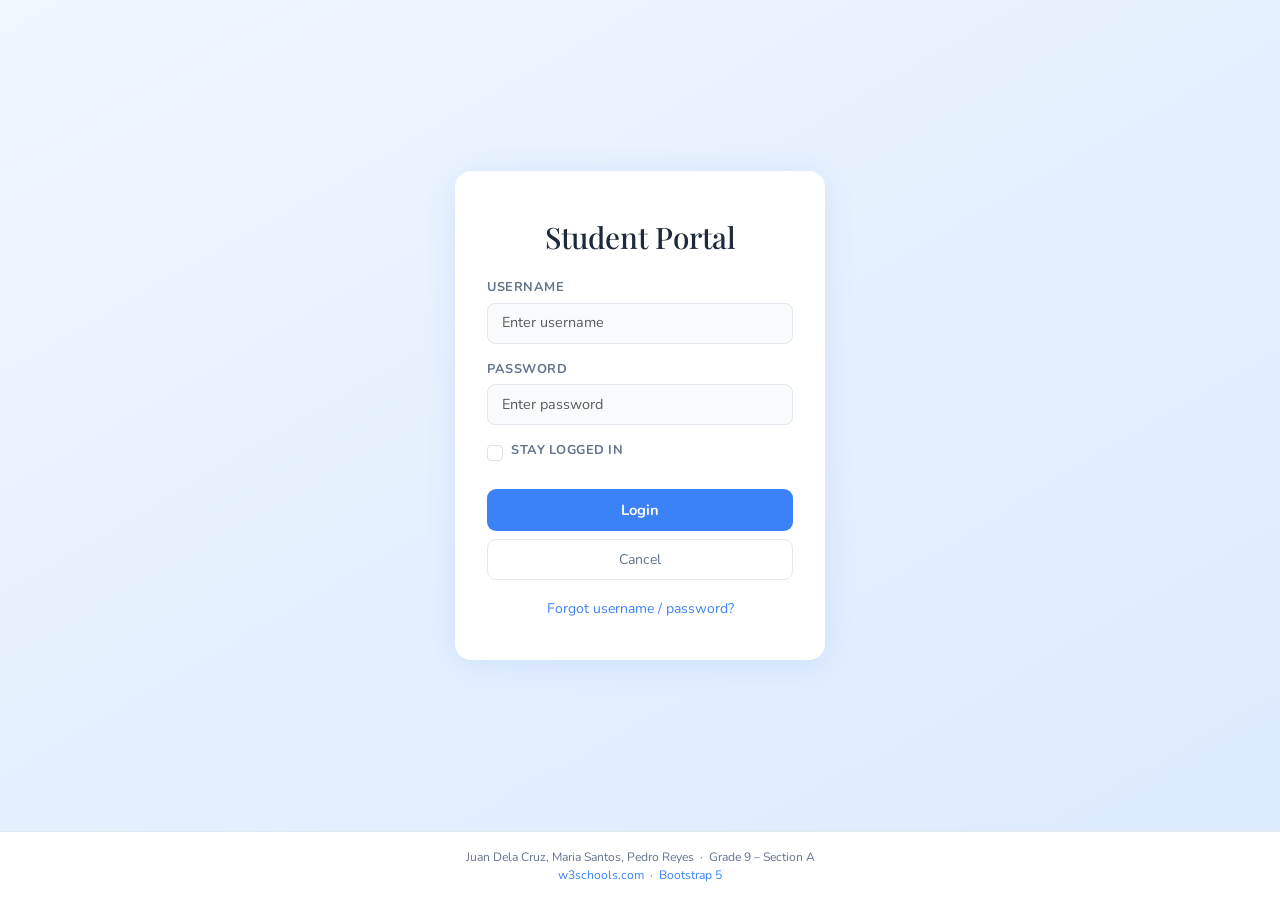
<file: index.html>
<!DOCTYPE html>
<html lang="en">
<head>
  <meta charset="UTF-8"/>
  <meta name="viewport" content="width=device-width, initial-scale=1.0"/>
  <title>Student Portal – Login</title>
  <link rel="stylesheet" href="https://cdn.jsdelivr.net/npm/bootstrap@5.3.3/dist/css/bootstrap.min.css"/>
  <link href="https://fonts.googleapis.com/css2?family=Nunito:wght@300;400;600;700&family=Playfair+Display:wght@600&display=swap" rel="stylesheet"/>
  <link rel="stylesheet" href="style.css"/>
</head>
<body class="login-page d-flex flex-column min-vh-100">

  <main class="flex-grow-1 d-flex align-items-center justify-content-center">
    <div class="login-card">
      <div class="text-center mb-4">
        <div class="login-icon"></div>
        <h1 class="login-title">Student Portal</h1>
      </div>

      <form id="loginForm" novalidate>
        <div class="mb-3">
          <label for="username" class="field-label">Username</label>
          <input type="text" id="username" class="portal-input form-control" placeholder="Enter username" required/>
        </div>
        <div class="mb-3">
          <label for="password" class="field-label">Password</label>
          <input type="password" id="password" class="portal-input form-control" placeholder="Enter password" required/>
        </div>
        <div class="form-check mb-4">
          <input class="form-check-input" type="checkbox" id="stayIn"/>
          <label class="form-check-label field-label" for="stayIn">Stay logged in</label>
        </div>
        <div id="errorMsg" class="alert alert-danger d-none py-2 small mb-3">
          Incorrect username or password.
        </div>
        <button type="submit" class="btn-portal w-100 mb-2">Login</button>
        <button type="button" class="btn-cancel w-100" onclick="document.getElementById('loginForm').reset()">Cancel</button>
      </form>

      <div class="text-center mt-3">
        <a href="#" class="link-soft small">Forgot username / password?</a>
      </div>
    </div>
  </main>

  <footer class="portal-footer text-center py-3">
    <p class="mb-0">Juan Dela Cruz, Maria Santos, Pedro Reyes &nbsp;·&nbsp; Grade 9 – Section A</p>
    <p class="mb-0">
      <a href="https://www.w3schools.com" target="_blank">w3schools.com</a> &nbsp;·&nbsp;
      <a href="https://getbootstrap.com" target="_blank">Bootstrap 5</a>
    </p>
  </footer>

  <script src="https://cdn.jsdelivr.net/npm/bootstrap@5.3.3/dist/js/bootstrap.bundle.min.js"></script>
  <script src="proj.js"></script>
  <script>
    var users = [
      { username: 'bseanayag',  password: 'usa717'       },
      { username: 'kenjii',     password: 'lando'        },
      { username: 'xander_all', password: 'ieatsausages' },
      { username: 'gabbm',      password: 'ubggod'       },
      { username: 'ventlo',     password: '123456'       }
    ];

    document.getElementById('loginForm').addEventListener('submit', function(e) {
      e.preventDefault();
      var u = document.getElementById('username').value.trim();
      var p = document.getElementById('password').value.trim();
      var match = users.find(function(user) {
        return user.username === u && user.password === p;
      });
      if (match) {
        window.location.href = 'dashboard.html';
      } else {
        document.getElementById('errorMsg').classList.remove('d-none');
      }
    });
  </script>
</body>
</html>
</file>
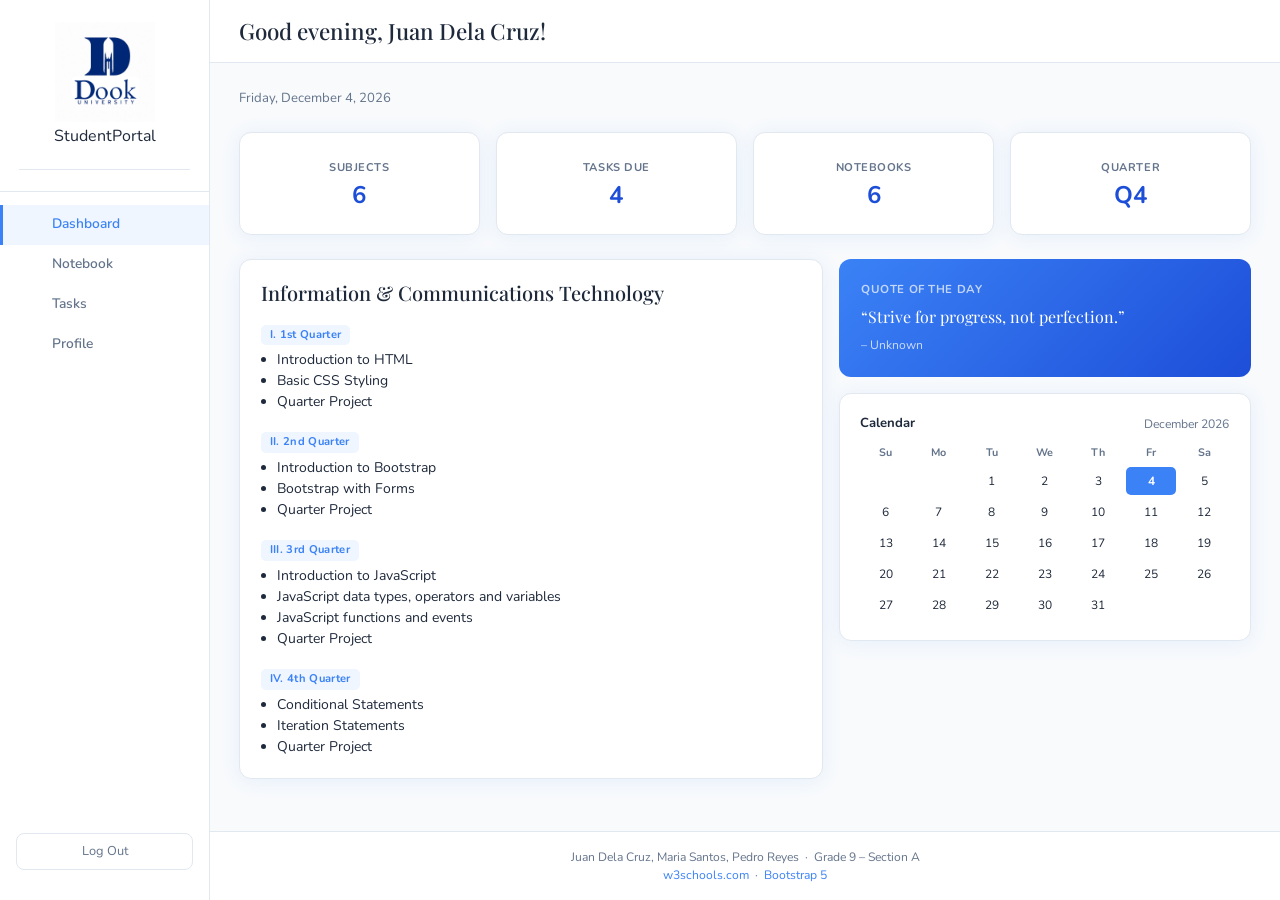
<file: dashboard.html>
<!DOCTYPE html>
<html lang="en">
<head>
  <meta charset="UTF-8"/>
  <meta name="viewport" content="width=device-width, initial-scale=1.0"/>
  <title>Dashboard – Student Portal</title>
  <link rel="stylesheet" href="https://cdn.jsdelivr.net/npm/bootstrap@5.3.3/dist/css/bootstrap.min.css"/>
  <link href="https://fonts.googleapis.com/css2?family=Nunito:wght@300;400;600;700&family=Playfair+Display:wght@600&display=swap" rel="stylesheet"/>
  <link rel="stylesheet" href="style.css"/>
</head>
<body>
<div class="portal-wrapper">

  <nav class="sidebar">
    <div class="sidebar-brand">
      <div class="brand-icon"></div>
      <div class="sidebar-brand">
  <img src="Dook.png" alt="Dook University" class="brand-logo">
  <span class="brand-name">StudentPortal</span>
</div>
    </div>
    <ul class="sidebar-nav">
      <li><a href="dashboard.html" class="nav-link-s active"><span class="nav-icon"></span><span>Dashboard</span></a></li>
      <li><a href="notebooks.html" class="nav-link-s"><span class="nav-icon"></span><span>Notebook</span></a></li>
      <li><a href="tasks.html" class="nav-link-s"><span class="nav-icon"></span><span>Tasks</span></a></li>
      <li><a href="profile.html" class="nav-link-s"><span class="nav-icon"></span><span>Profile</span></a></li>
    </ul>
    <button class="btn-logout" onclick="logout()">Log Out</button>
  </nav>

  <div class="main-area">
    <div class="page-top">
      <h2 id="greeting-msg"></h2>
    </div>

    <div class="content">
      <p class="mb-4" style="font-size:0.82rem;color:var(--muted)" id="today-str"></p>

      <div class="row g-3 mb-4">
        <div class="col-6 col-md-3">
          <div class="card-s text-center">
            <div class="stat-icon"></div>
            <div class="stat-label">Subjects</div>
            <div class="stat-val">6</div>
          </div>
        </div>
        <div class="col-6 col-md-3">
          <div class="card-s text-center">
            <div class="stat-icon"></div>
            <div class="stat-label">Tasks Due</div>
            <div class="stat-val">4</div>
          </div>
        </div>
        <div class="col-6 col-md-3">
          <div class="card-s text-center">
            <div class="stat-icon"></div>
            <div class="stat-label">Notebooks</div>
            <div class="stat-val">6</div>
          </div>
        </div>
        <div class="col-6 col-md-3">
          <div class="card-s text-center">
            <div class="stat-icon"></div>
            <div class="stat-label">Quarter</div>
            <div class="stat-val">Q4</div>
          </div>
        </div>
      </div>

      <div class="row g-3">
        <div class="col-md-7">
          <div class="card-s h-100">
            <h5 style="font-family:'Playfair Display',serif;margin-bottom:1rem">Information & Communications Technology</h5>

            <div class="mb-1"><span class="tag-blue">I. 1st Quarter</span></div>
            <ul class="small mb-3 ps-3" style="color:var(--text)">
              <li>Introduction to HTML</li>
              <li>Basic CSS Styling</li>
              <li>Quarter Project</li>
            </ul>

            <div class="mb-1"><span class="tag-blue">II. 2nd Quarter</span></div>
            <ul class="small mb-3 ps-3" style="color:var(--text)">
              <li>Introduction to Bootstrap</li>
              <li>Bootstrap with Forms</li>
              <li>Quarter Project</li>
            </ul>

            <div class="mb-1"><span class="tag-blue">III. 3rd Quarter</span></div>
            <ul class="small mb-3 ps-3" style="color:var(--text)">
              <li>Introduction to JavaScript</li>
              <li>JavaScript data types, operators and variables</li>
              <li>JavaScript functions and events</li>
              <li>Quarter Project</li>
            </ul>

            <div class="mb-1"><span class="tag-blue">IV. 4th Quarter</span></div>
            <ul class="small mb-0 ps-3" style="color:var(--text)">
              <li>Conditional Statements</li>
              <li>Iteration Statements</li>
              <li>Quarter Project</li>
            </ul>
          </div>
        </div>

        <div class="col-md-5 d-flex flex-column gap-3">
          <div class="quote-card">
            <div style="font-size:0.72rem;opacity:0.7;margin-bottom:6px;font-weight:700;letter-spacing:0.05em">QUOTE OF THE DAY</div>
            <div class="quote-body" id="quote-text"></div>
            <div class="quote-by" id="quote-author"></div>
          </div>

          <div class="card-s">
            <div class="d-flex justify-content-between align-items-center mb-2">
              <span style="font-size:0.82rem;font-weight:700">Calendar</span>
              <span id="cal-label" style="font-size:0.76rem;color:var(--muted)"></span>
            </div>
            <div id="cal-wrap"></div>
          </div>
        </div>
      </div>
    </div>

    <footer class="portal-footer text-center py-3">
      <p class="mb-0">Juan Dela Cruz, Maria Santos, Pedro Reyes &nbsp;·&nbsp; Grade 9 – Section A</p>
      <p class="mb-0">
        <a href="https://www.w3schools.com" target="_blank">w3schools.com</a> &nbsp;·&nbsp;
        <a href="https://getbootstrap.com" target="_blank">Bootstrap 5</a>
      </p>
    </footer>
  </div>
</div>

<script src="https://cdn.jsdelivr.net/npm/bootstrap@5.3.3/dist/js/bootstrap.bundle.min.js"></script>
<script src="proj.js"></script>
<script>
  showGreeting('greeting-msg');
  document.getElementById('today-str').innerHTML = getTodayString();
  showQuote('quote-text', 'quote-author');
  buildCalendar('cal-wrap');
</script>
</body>
</html>
</file>
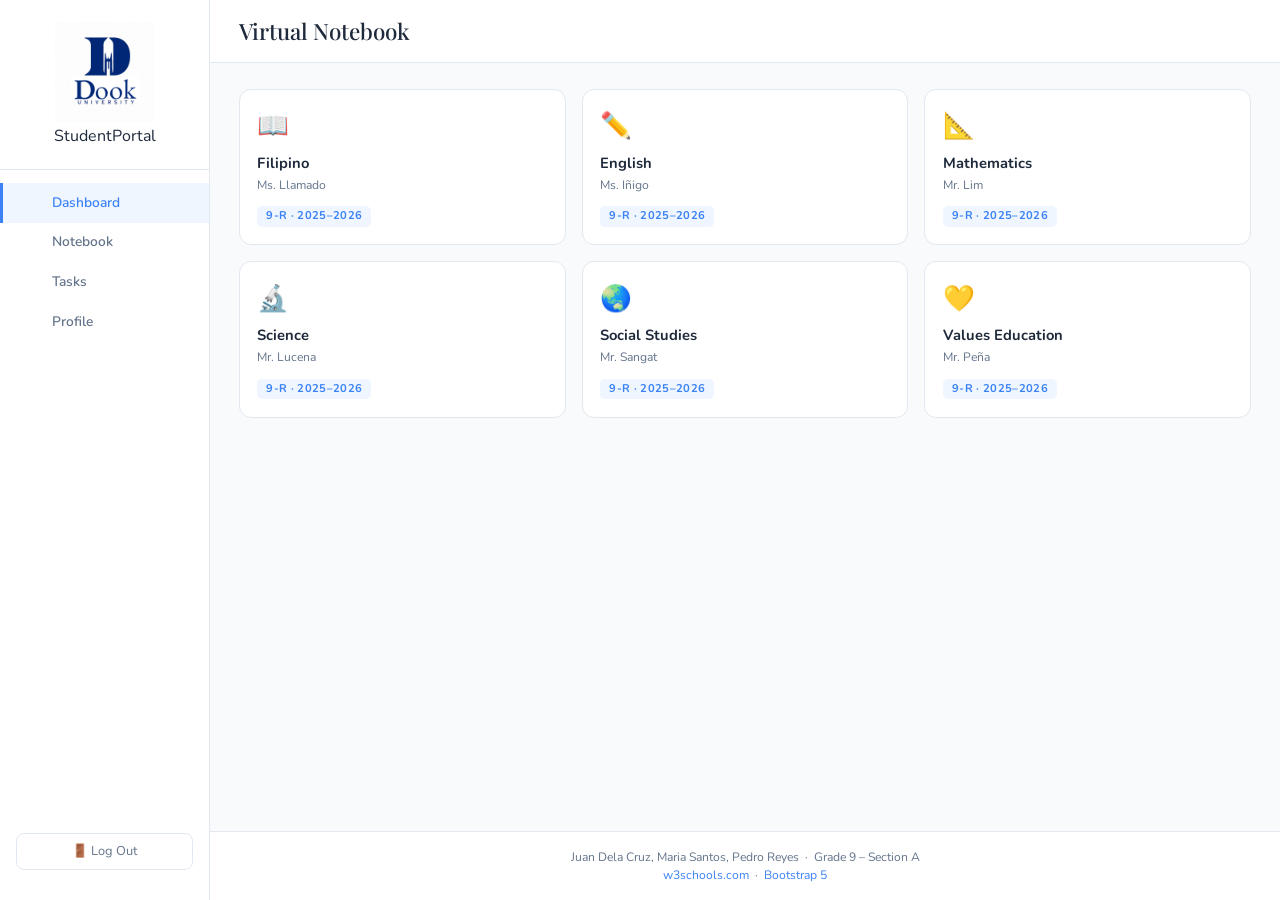
<file: notebooks.html>
<!DOCTYPE html>
<html lang="en">
<head>
  <meta charset="UTF-8"/>
  <meta name="viewport" content="width=device-width, initial-scale=1.0"/>
  <title>Notebook – Student Portal</title>
  <link rel="stylesheet" href="https://cdn.jsdelivr.net/npm/bootstrap@5.3.3/dist/css/bootstrap.min.css"/>
  <link href="https://fonts.googleapis.com/css2?family=Nunito:wght@300;400;600;700&family=Playfair+Display:wght@600&display=swap" rel="stylesheet"/>
  <link rel="stylesheet" href="style.css"/>
</head>
<body>
<div class="portal-wrapper">

  <nav class="sidebar">
    <div class="sidebar-brand">
  <img src="Dook.png" alt="Dook University" class="brand-logo">
  <span class="brand-name">StudentPortal</span>
</div>
    <ul class="sidebar-nav">
      <li><a href="dashboard.html" class="nav-link-s active"><span class="nav-icon"></span><span>Dashboard</span></a></li>
      <li><a href="notebooks.html" class="nav-link-s"><span class="nav-icon"></span><span>Notebook</span></a></li>
      <li><a href="tasks.html" class="nav-link-s"><span class="nav-icon"></span><span>Tasks</span></a></li>
      <li><a href="profile.html" class="nav-link-s"><span class="nav-icon"></span><span>Profile</span></a></li>
    </ul>
    <button class="btn-logout" onclick="logout()">🚪 Log Out</button>
  </nav>

  <div class="main-area">
    <div class="page-top">
      <h2>Virtual Notebook</h2>
    </div>

    <div class="content">
      <div class="row g-3" id="nb-grid"></div>

      <div id="note-panel" class="card-s mt-4 d-none">
        <div class="d-flex justify-content-between align-items-center mb-3">
          <h6 id="note-title" style="font-family:'Playfair Display',serif;margin:0;font-size:1.05rem"></h6>
          <button class="btn btn-sm btn-outline-secondary" onclick="closeNote()">✕</button>
        </div>
        <div id="note-body" style="font-size:0.88rem;line-height:1.85;color:var(--text)"></div>
      </div>
    </div>

    <footer class="portal-footer text-center py-3">
      <p class="mb-0">Juan Dela Cruz, Maria Santos, Pedro Reyes &nbsp;·&nbsp; Grade 9 – Section A</p>
      <p class="mb-0">
        <a href="https://www.w3schools.com" target="_blank">w3schools.com</a> &nbsp;·&nbsp;
        <a href="https://getbootstrap.com" target="_blank">Bootstrap 5</a>
      </p>
    </footer>
  </div>
</div>

<script src="https://cdn.jsdelivr.net/npm/bootstrap@5.3.3/dist/js/bootstrap.bundle.min.js"></script>
<script src="proj.js"></script>
<script>
  var subjects = [
    {
      name: "Filipino", icon: "📖", teacher: "Ms. Llamado",
      notes: "<b>Topic: Pagsulat ng Sanaysay</b><br><br>Ang sanaysay ay isang uri ng panitikang nagpapahayag ng mga personal na kuro-kuro tungkol sa isang paksa. Ito ay maaaring pormal o di-pormal, malikhaing isinulat upang magbigay ng kaalaman at damdamin.<br><br><b>Halimbawa:</b><br>Ang pamilya ay ang pundasyon ng isang malusog na lipunan. Dapat nating pahalagahan ang bawat miyembro ng ating tahanan."
    },
    {
      name: "English", icon: "✏️", teacher: "Ms. Iñigo",
      notes: "<b>Topic: Persuasive Writing</b><br><br>Persuasive writing aims to convince the reader of a particular viewpoint using logic, evidence, and emotional appeal.<br><br><b>Key Elements:</b><br>1. Clear thesis statement<br>2. Supporting evidence<br>3. Counterarguments addressed<br>4. Strong conclusion"
    },
    {
      name: "Mathematics", icon: "📐", teacher: "Mr. Lim",
      notes: "<b>Topic: Quadratic Equations</b><br><br>A quadratic equation is of the form: <b>ax² + bx + c = 0</b><br><br><b>Methods to Solve:</b><br>1. Factoring<br>2. Completing the Square<br>3. Quadratic Formula: x = (−b ± √(b²−4ac)) / 2a"
    },
    {
      name: "Science", icon: "🔬", teacher: "Mr. Lucena",
      notes: "<b>Topic: Cell Division – Mitosis</b><br><br>Mitosis is the process by which a cell duplicates its chromosomes and divides into two identical daughter cells.<br><br><b>Stages:</b><br>Prophase → Metaphase → Anaphase → Telophase → Cytokinesis"
    },
    {
      name: "Social Studies", icon: "🌏", teacher: "Mr. Sangat",
      notes: "<b>Topic: Philippine Revolution</b><br><br>The Philippine Revolution of 1896 was an armed conflict between the Filipino people and Spanish colonial authorities.<br><br><b>Key Figures:</b> Andrés Bonifacio, Emilio Aguinaldo, José Rizal"
    },
    {
      name: "Values Education", icon: "💛", teacher: "Mr. Peña",
      notes: "<b>Topic: Respect and Responsibility</b><br><br>Respect means treating others the way you wish to be treated. Responsibility means being accountable for your actions and fulfilling your duties with integrity."
    }
  ];

  var grid = document.getElementById('nb-grid');
  var html = '';
  for (var i = 0; i < subjects.length; i++) {
    var s = subjects[i];
    html += '<div class="col-6 col-md-4">';
    html += '<div class="nb-card" onclick="openNote(' + i + ')">';
    html += '<div style="font-size:1.6rem;margin-bottom:6px">' + s.icon + '</div>';
    html += '<div class="nb-subject">' + s.name + '</div>';
    html += '<div class="nb-teacher">' + s.teacher + '</div>';
    html += '<div class="mt-2"><span class="tag-blue">9-R · 2025–2026</span></div>';
    html += '</div></div>';
  }
  grid.innerHTML = html;

  function openNote(i) {
    var s = subjects[i];
    document.getElementById('note-title').innerHTML = s.icon + ' ' + s.name;
    document.getElementById('note-body').innerHTML = s.notes;
    var panel = document.getElementById('note-panel');
    panel.classList.remove('d-none');
    panel.scrollIntoView({ behavior: 'smooth' });
  }

  function closeNote() {
    document.getElementById('note-panel').classList.add('d-none');
  }
</script>
</body>
</html>
</file>
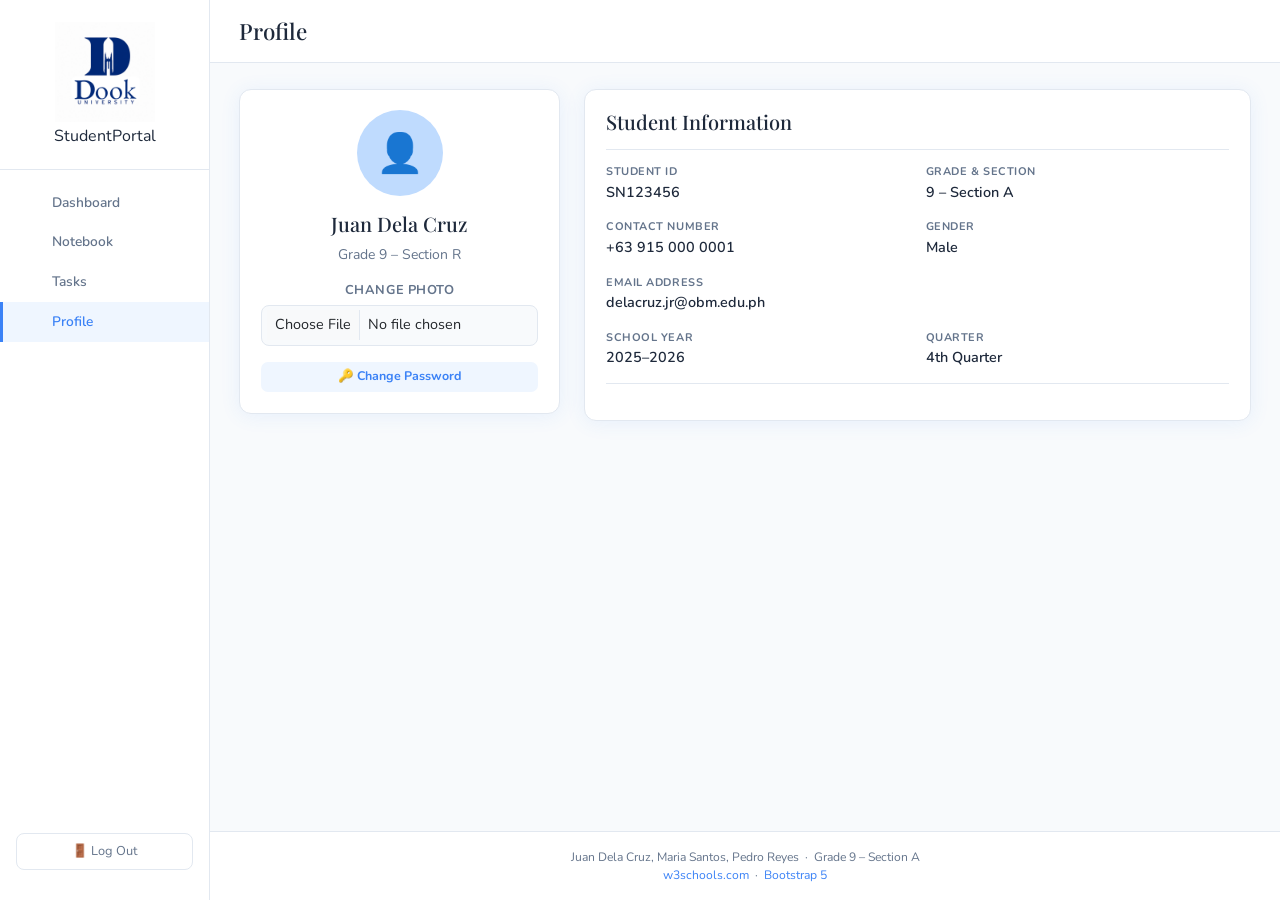
<file: profile.html>
<!DOCTYPE html>
<html lang="en">
<head>
  <meta charset="UTF-8"/>
  <meta name="viewport" content="width=device-width, initial-scale=1.0"/>
  <title>Profile – Student Portal</title>
  <link rel="stylesheet" href="https://cdn.jsdelivr.net/npm/bootstrap@5.3.3/dist/css/bootstrap.min.css"/>
  <link href="https://fonts.googleapis.com/css2?family=Nunito:wght@300;400;600;700&family=Playfair+Display:wght@600&display=swap" rel="stylesheet"/>
  <link rel="stylesheet" href="style.css"/>
</head>
<body>
<div class="portal-wrapper">

  <nav class="sidebar">
    <div class="sidebar-brand">
  <img src="Dook.png" alt="Dook University" class="brand-logo">
  <span class="brand-name">StudentPortal</span>
</div>
    <ul class="sidebar-nav">
      <li><a href="dashboard.html" class="nav-link-s"><span class="nav-icon"></span><span>Dashboard</span></a></li>
      <li><a href="notebooks.html" class="nav-link-s"><span class="nav-icon"></span><span>Notebook</span></a></li>
      <li><a href="tasks.html" class="nav-link-s"><span class="nav-icon"></span><span>Tasks</span></a></li>
      <li><a href="profile.html" class="nav-link-s active"><span class="nav-icon"></span><span>Profile</span></a></li>
    </ul>
    <button class="btn-logout" onclick="logout()">🚪 Log Out</button>
  </nav>

  <div class="main-area">
    <div class="page-top">
      <h2>Profile</h2>
    </div>

    <div class="content">
      <div class="row g-4">

        <div class="col-md-4">
          <div class="card-s text-center">
            <div class="avatar-wrap mx-auto mb-3" id="avatar-box">👤</div>
            <h5 style="font-family:'Playfair Display',serif">Juan Dela Cruz</h5>
            <p class="small mb-3" style="color:var(--muted)">Grade 9 – Section R</p>
            <div class="mb-3">
              <label for="avatarFile" class="field-label mb-1 d-block">Change Photo</label>
              <input class="form-control form-control-sm portal-input" type="file" id="avatarFile" accept="image/*" onchange="previewAvatar(event)"/>
            </div>
            <button class="btn-action w-100" onclick="togglePwForm()">🔑 Change Password</button>
          </div>
        </div>

        <div class="col-md-8">
          <div class="card-s">
            <h5 style="font-family:'Playfair Display',serif;margin-bottom:0.9rem">Student Information</h5>
            <div class="divider"></div>
            <div class="row g-3">
              <div class="col-6">
                <div class="info-label">Student ID</div>
                <div class="info-val">SN123456</div>
              </div>
              <div class="col-6">
                <div class="info-label">Grade & Section</div>
                <div class="info-val">9 – Section A</div>
              </div>
              <div class="col-6">
                <div class="info-label">Contact Number</div>
                <div class="info-val">+63 915 000 0001</div>
              </div>
              <div class="col-6">
                <div class="info-label">Gender</div>
                <div class="info-val">Male</div>
              </div>
              <div class="col-12">
                <div class="info-label">Email Address</div>
                <div class="info-val">delacruz.jr@obm.edu.ph</div>
              </div>
              <div class="col-6">
                <div class="info-label">School Year</div>
                <div class="info-val">2025–2026</div>
              </div>
              <div class="col-6">
                <div class="info-label">Quarter</div>
                <div class="info-val">4th Quarter</div>
              </div>
            </div>

            <div class="divider"></div>

            <div id="pw-form" class="d-none">
              <h6 style="font-weight:700;margin-bottom:0.8rem">Change Password</h6>
              <div class="mb-2">
                <label class="field-label">Current Password</label>
                <input type="password" id="curPw" class="portal-input form-control" placeholder="Current password"/>
              </div>
              <div class="mb-2">
                <label class="field-label">New Password</label>
                <input type="password" id="newPw" class="portal-input form-control" placeholder="New password"/>
              </div>
              <div class="mb-3">
                <label class="field-label">Confirm Password</label>
                <input type="password" id="confPw" class="portal-input form-control" placeholder="Confirm new password"/>
              </div>
              <div id="pw-msg" class="small mb-2"></div>
              <div class="d-flex gap-2">
                <button class="btn-action" onclick="changePassword()">Save</button>
                <button class="btn btn-sm btn-outline-secondary" onclick="togglePwForm()">Cancel</button>
              </div>
            </div>
          </div>
        </div>

      </div>
    </div>

    <footer class="portal-footer text-center py-3">
      <p class="mb-0">Juan Dela Cruz, Maria Santos, Pedro Reyes &nbsp;·&nbsp; Grade 9 – Section A</p>
      <p class="mb-0">
        <a href="https://www.w3schools.com" target="_blank">w3schools.com</a> &nbsp;·&nbsp;
        <a href="https://getbootstrap.com" target="_blank">Bootstrap 5</a>
      </p>
    </footer>
  </div>
</div>

<script src="https://cdn.jsdelivr.net/npm/bootstrap@5.3.3/dist/js/bootstrap.bundle.min.js"></script>
<script src="proj.js"></script>
<script>
  function previewAvatar(event) {
    var file = event.target.files[0];
    if (file) {
      var reader = new FileReader();
      reader.onload = function(e) {
        document.getElementById('avatar-box').innerHTML =
          '<img src="' + e.target.result + '" style="width:100%;height:100%;object-fit:cover;border-radius:50%"/>';
      };
      reader.readAsDataURL(file);
    }
  }

  function togglePwForm() {
    var form = document.getElementById('pw-form');
    form.classList.toggle('d-none');
    document.getElementById('pw-msg').innerHTML = '';
  }

  function changePassword() {
    var cur = document.getElementById('curPw').value;
    var nw = document.getElementById('newPw').value;
    var conf = document.getElementById('confPw').value;
    var msg = document.getElementById('pw-msg');

    if (cur !== currentPassword) {
      msg.innerHTML = "<span style='color:#ef4444'>Incorrect current password.</span>";
    } else if (nw.length < 6) {
      msg.innerHTML = "<span style='color:#ef4444'>Password must be at least 6 characters.</span>";
    } else if (nw !== conf) {
      msg.innerHTML = "<span style='color:#ef4444'>Passwords do not match.</span>";
    } else {
      currentPassword = nw;
      msg.innerHTML = "<span style='color:#22c55e'>Password changed successfully!</span>";
      document.getElementById('curPw').value = '';
      document.getElementById('newPw').value = '';
      document.getElementById('confPw').value = '';
    }
  }
</script>
</body>
</html>
</file>
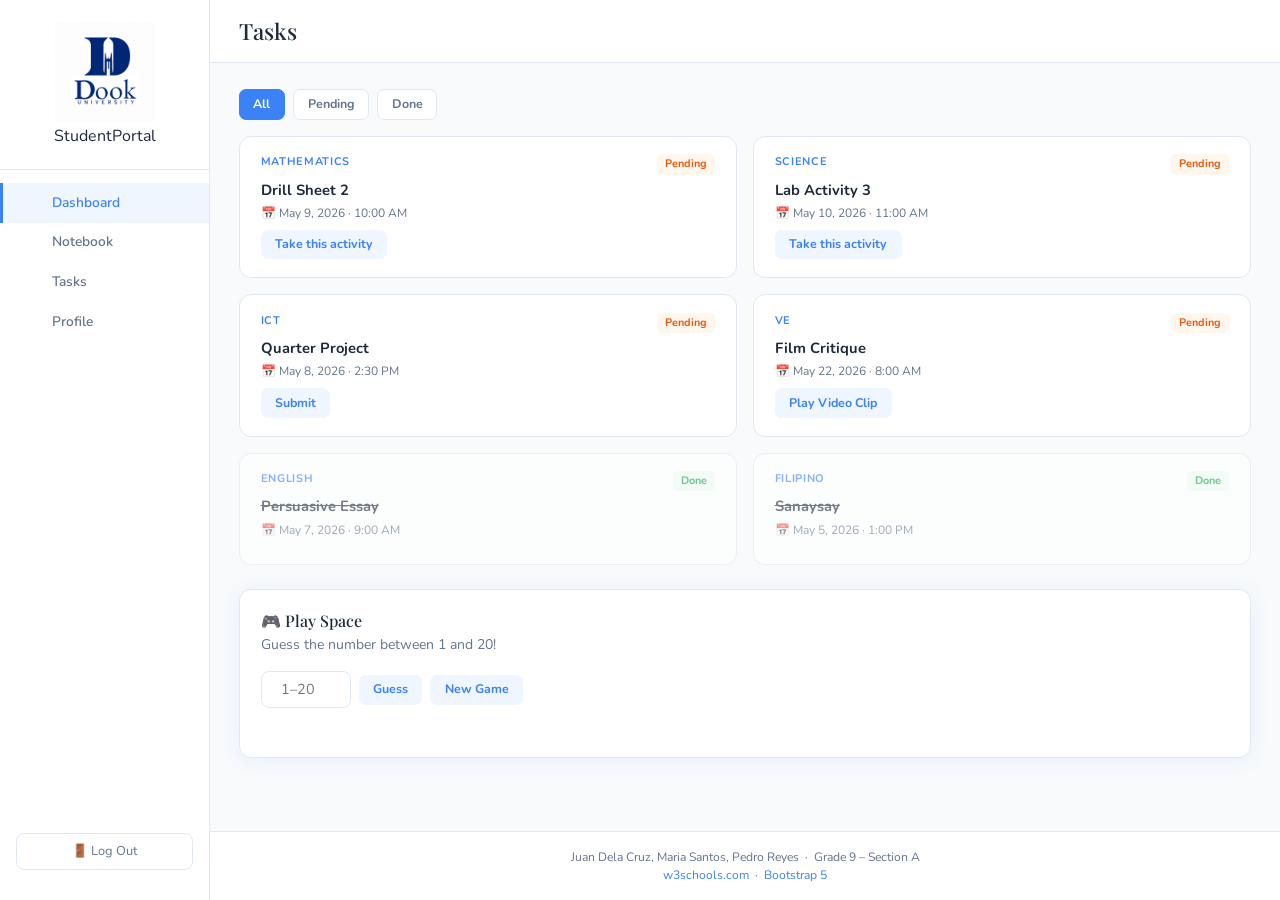
<file: tasks.html>
<!DOCTYPE html>
<html lang="en">
<head>
  <meta charset="UTF-8"/>
  <meta name="viewport" content="width=device-width, initial-scale=1.0"/>
  <title>Tasks – Student Portal</title>
  <link rel="stylesheet" href="https://cdn.jsdelivr.net/npm/bootstrap@5.3.3/dist/css/bootstrap.min.css"/>
  <link href="https://fonts.googleapis.com/css2?family=Nunito:wght@300;400;600;700&family=Playfair+Display:wght@600&display=swap" rel="stylesheet"/>
  <link rel="stylesheet" href="style.css"/>
</head>
<body>
<div class="portal-wrapper">

  <nav class="sidebar">
    <div class="sidebar-brand">
  <img src="Dook.png" alt="Dook University" class="brand-logo">
  <span class="brand-name">StudentPortal</span>
</div>
    <ul class="sidebar-nav">
      <li><a href="dashboard.html" class="nav-link-s active"><span class="nav-icon"></span><span>Dashboard</span></a></li>
      <li><a href="notebooks.html" class="nav-link-s"><span class="nav-icon"></span><span>Notebook</span></a></li>
      <li><a href="tasks.html" class="nav-link-s"><span class="nav-icon"></span><span>Tasks</span></a></li>
      <li><a href="profile.html" class="nav-link-s"><span class="nav-icon"></span><span>Profile</span></a></li>
    </ul>
    <button class="btn-logout" onclick="logout()">🚪 Log Out</button>
  </nav>

  <div class="main-area">
    <div class="page-top">
      <h2>Tasks</h2>
    </div>

    <div class="content">
      <div class="d-flex gap-2 mb-3 flex-wrap">
        <button class="filter-btn active" onclick="filterTasks('all', this)">All</button>
        <button class="filter-btn" onclick="filterTasks('pending', this)">Pending</button>
        <button class="filter-btn" onclick="filterTasks('done', this)">Done</button>
      </div>

      <div class="row g-3" id="task-grid"></div>

      <div class="card-s mt-4">
        <h6 style="font-family:'Playfair Display',serif;font-size:1rem;margin-bottom:4px">🎮 Play Space</h6>
        <p class="small mb-3" style="color:var(--muted)">Guess the number between 1 and 20!</p>
        <div class="d-flex align-items-center gap-2 flex-wrap">
          <input type="number" id="guessInput" class="game-input" placeholder="1–20" min="1" max="20"/>
          <button class="btn-action" onclick="checkGuess()">Guess</button>
          <button class="btn-action" onclick="resetGame()">New Game</button>
        </div>
        <div id="guess-feedback" class="mt-2" style="font-size:0.84rem;min-height:20px"></div>
      </div>
    </div>

    <footer class="portal-footer text-center py-3">
      <p class="mb-0">Juan Dela Cruz, Maria Santos, Pedro Reyes &nbsp;·&nbsp; Grade 9 – Section A</p>
      <p class="mb-0">
        <a href="https://www.w3schools.com" target="_blank">w3schools.com</a> &nbsp;·&nbsp;
        <a href="https://getbootstrap.com" target="_blank">Bootstrap 5</a>
      </p>
    </footer>
  </div>
</div>

<script src="https://cdn.jsdelivr.net/npm/bootstrap@5.3.3/dist/js/bootstrap.bundle.min.js"></script>
<script src="proj.js"></script>
<script>
  var tasks = [
    { subject: "Mathematics", title: "Drill Sheet 2", due: "May 9, 2026 · 10:00 AM", status: "pending", btn: "Take this activity" },
    { subject: "Science", title: "Lab Activity 3", due: "May 10, 2026 · 11:00 AM", status: "pending", btn: "Take this activity" },
    { subject: "ICT", title: "Quarter Project", due: "May 8, 2026 · 2:30 PM", status: "pending", btn: "Submit" },
    { subject: "VE", title: "Film Critique", due: "May 22, 2026 · 8:00 AM", status: "pending", btn: "Play Video Clip" },
    { subject: "English", title: "Persuasive Essay", due: "May 7, 2026 · 9:00 AM", status: "done", btn: "View" },
    { subject: "Filipino", title: "Sanaysay", due: "May 5, 2026 · 1:00 PM", status: "done", btn: "View" }
  ];

  var activeFilter = 'all';

  function renderTasks(filter) {
    var grid = document.getElementById('task-grid');
    var html = '';
    var count = 0;

    for (var i = 0; i < tasks.length; i++) {
      var t = tasks[i];
      if (filter !== 'all' && t.status !== filter) continue;

      var done = t.status === 'done';
      var badge = done
        ? '<span style="font-size:0.68rem;background:#f0fdf4;color:#16a34a;padding:2px 8px;border-radius:5px;font-weight:700">Done</span>'
        : '<span style="font-size:0.68rem;background:#fff7ed;color:#ea580c;padding:2px 8px;border-radius:5px;font-weight:700">Pending</span>';

      html += '<div class="col-md-6">';
      html += '<div class="task-card" style="opacity:' + (done ? '0.6' : '1') + '">';
      html += '<div class="d-flex justify-content-between align-items-start mb-1">';
      html += '<span class="task-sub">' + t.subject + '</span>' + badge;
      html += '</div>';
      html += '<div class="task-name"' + (done ? ' style="text-decoration:line-through"' : '') + '>' + t.title + '</div>';
      html += '<div class="task-due mb-2">📅 ' + t.due + '</div>';
      if (!done) {
        html += '<button class="btn-action" onclick="markDone(' + i + ')">' + t.btn + '</button>';
      }
      html += '</div></div>';
      count++;
    }

    if (count === 0) {
      html = '<div class="col-12"><p style="color:var(--muted);font-size:0.85rem">No tasks found.</p></div>';
    }

    grid.innerHTML = html;
  }

  function filterTasks(f, btn) {
    activeFilter = f;
    document.querySelectorAll('.filter-btn').forEach(function(b) { b.classList.remove('active'); });
    btn.classList.add('active');
    renderTasks(f);
  }

  function markDone(i) {
    tasks[i].status = 'done';
    renderTasks(activeFilter);
    window.alert(tasks[i].title + ' marked as done!');
  }

  renderTasks('all');
</script>
</body>
</html>
</file>
<file: style.css>
:root {
  --blue: #3b82f6;
  --blue-dark: #1d4ed8;
  --blue-pale: #eff6ff;
  --blue-mid: #bfdbfe;
  --white: #ffffff;
  --surface: #f8fafc;
  --border: #e2e8f0;
  --text: #1e293b;
  --muted: #64748b;
  --sidebar-w: 210px;
  --radius: 12px;
  --shadow: 0 2px 20px rgba(59,130,246,0.09);
}

* { box-sizing: border-box; margin: 0; padding: 0; }

body {
  font-family: 'Nunito', sans-serif;
  background: var(--blue-pale);
  color: var(--text);
}

.login-page { background: linear-gradient(150deg, #eff6ff 0%, #dbeafe 100%); }

.login-card {
  background: var(--white);
  border-radius: 16px;
  padding: 2.5rem 2rem;
  width: 100%;
  max-width: 370px;
  box-shadow: 0 4px 32px rgba(59,130,246,0.12);
}

.login-icon { font-size: 2.4rem; margin-bottom: 8px; }

.login-title {
  font-family: 'Playfair Display', serif;
  font-size: 1.85rem;
  color: var(--text);
}

.field-label {
  font-size: 0.8rem;
  font-weight: 700;
  color: var(--muted);
  letter-spacing: 0.04em;
  text-transform: uppercase;
  display: block;
  margin-bottom: 5px;
}

.portal-input {
  border: 1.5px solid var(--border);
  border-radius: 8px;
  padding: 0.55rem 0.85rem;
  font-size: 0.9rem;
  font-family: 'Nunito', sans-serif;
  background: var(--surface);
  transition: border-color 0.2s, box-shadow 0.2s;
}
.portal-input:focus {
  border-color: var(--blue);
  box-shadow: 0 0 0 3px rgba(59,130,246,0.13);
  background: var(--white);
  outline: none;
}

.btn-portal {
  display: block;
  background: var(--blue);
  color: var(--white);
  border: none;
  border-radius: 9px;
  padding: 0.62rem;
  font-size: 0.92rem;
  font-weight: 700;
  font-family: 'Nunito', sans-serif;
  cursor: pointer;
  transition: background 0.2s, transform 0.1s;
}
.btn-portal:hover { background: var(--blue-dark); transform: translateY(-1px); }

.btn-cancel {
  display: block;
  background: none;
  border: 1.5px solid var(--border);
  border-radius: 9px;
  padding: 0.55rem;
  font-size: 0.88rem;
  font-family: 'Nunito', sans-serif;
  color: var(--muted);
  cursor: pointer;
  transition: border-color 0.2s;
}
.btn-cancel:hover { border-color: var(--blue-mid); color: var(--blue); }

.link-soft { color: var(--blue); text-decoration: none; font-family: 'Nunito', sans-serif; }
.link-soft:hover { text-decoration: underline; }


.portal-footer {
  background: var(--white);
  border-top: 1px solid var(--border);
  font-size: 0.76rem;
  color: var(--muted);
  font-family: 'Nunito', sans-serif;
}
.portal-footer a { color: var(--blue); text-decoration: none; }
.portal-footer a:hover { text-decoration: underline; }


.portal-wrapper { display: flex; min-height: 100vh; }


.sidebar {
  width: var(--sidebar-w);
  background: var(--white);
  border-right: 1px solid var(--border);
  display: flex;
  flex-direction: column;
  position: fixed;
  top: 0; left: 0;
  height: 100vh;
  z-index: 100;
  padding: 1.4rem 0;
}

.sidebar-brand {
  padding: 0 1.2rem 1.3rem;
  border-bottom: 1px solid var(--border);
  text-align: center;
}

.brand-logo {
  width: 100px;
  height: 100px;
  object-fit: contain;
  display: block;
  margin: 0 auto 2px;
}

.sidebar-nav {
  flex: 1;
  padding: 0.8rem 0;
  list-style: none;
}

.nav-link-s {
  display: flex;
  align-items: center;
  gap: 10px;
  padding: 0.6rem 1.3rem;
  color: var(--muted);
  text-decoration: none;
  font-size: 0.86rem;
  font-weight: 600;
  border-left: 3px solid transparent;
  transition: all 0.15s;
}
.nav-link-s:hover {
  background: var(--blue-pale);
  color: var(--blue);
  border-left-color: var(--blue-mid);
}
.nav-link-s.active {
  background: var(--blue-pale);
  color: var(--blue);
  border-left-color: var(--blue);
}
.nav-icon { width: 18px; text-align: center; font-size: 1rem; }

.btn-logout {
  margin: 0 1rem 0.5rem;
  background: none;
  border: 1.5px solid var(--border);
  border-radius: 8px;
  padding: 0.48rem;
  font-size: 0.8rem;
  font-family: 'Nunito', sans-serif;
  color: var(--muted);
  cursor: pointer;
  transition: all 0.2s;
}
.btn-logout:hover { border-color: #fca5a5; color: #ef4444; background: #fff5f5; }


.main-area {
  margin-left: var(--sidebar-w);
  flex: 1;
  display: flex;
  flex-direction: column;
  min-height: 100vh;
  background: var(--surface);
}

.page-top {
  background: var(--white);
  border-bottom: 1px solid var(--border);
  padding: 1.1rem 1.8rem;
}
.page-top h2 {
  font-family: 'Playfair Display', serif;
  font-size: 1.4rem;
  color: var(--text);
  margin: 0;
}

.content { padding: 1.6rem 1.8rem; flex: 1; }


.card-s {
  background: var(--white);
  border-radius: var(--radius);
  border: 1px solid var(--border);
  box-shadow: var(--shadow);
  padding: 1.3rem;
  transition: box-shadow 0.2s, transform 0.2s;
}
.card-s:hover { box-shadow: 0 4px 24px rgba(59,130,246,0.14); transform: translateY(-2px); }

.stat-icon { font-size: 1.5rem; margin-bottom: 6px; }
.stat-label { font-size: 0.7rem; font-weight: 700; color: var(--muted); text-transform: uppercase; letter-spacing: 0.05em; }
.stat-val { font-size: 1.5rem; font-weight: 700; color: var(--blue-dark); }

.tag-blue {
  display: inline-block;
  background: var(--blue-pale);
  color: var(--blue);
  border-radius: 5px;
  font-size: 0.7rem;
  font-weight: 700;
  padding: 2px 9px;
  letter-spacing: 0.03em;
}


.quote-card {
  background: linear-gradient(135deg, var(--blue) 0%, var(--blue-dark) 100%);
  color: var(--white);
  border-radius: var(--radius);
  padding: 1.4rem;
}
.quote-body { font-family: 'Playfair Display', serif; font-size: 1rem; line-height: 1.6; }
.quote-by { font-size: 0.76rem; opacity: 0.75; margin-top: 6px; }


.cal-grid { display: grid; grid-template-columns: repeat(7, 1fr); gap: 3px; }
.cal-hd { font-size: 0.68rem; font-weight: 700; text-align: center; color: var(--muted); padding: 3px 0; }
.cal-d {
  font-size: 0.75rem; text-align: center; padding: 5px 3px;
  border-radius: 5px; color: var(--text); cursor: default;
}
.cal-d.today { background: var(--blue); color: white; font-weight: 700; }
.cal-d.empty { color: transparent; }
.cal-d:hover:not(.today):not(.empty) { background: var(--blue-pale); }


.nb-card {
  background: var(--white);
  border: 1.5px solid var(--border);
  border-radius: var(--radius);
  padding: 1.1rem;
  cursor: pointer;
  transition: all 0.18s;
}
.nb-card:hover { border-color: var(--blue); box-shadow: var(--shadow); transform: translateY(-2px); }
.nb-subject { font-weight: 700; font-size: 0.92rem; color: var(--text); }
.nb-teacher { font-size: 0.76rem; color: var(--muted); margin-top: 2px; }


.task-card {
  background: var(--white);
  border: 1.5px solid var(--border);
  border-radius: var(--radius);
  padding: 1.1rem 1.3rem;
  transition: all 0.18s;
}
.task-card:hover { border-color: var(--blue-mid); }
.task-sub { font-size: 0.69rem; font-weight: 700; color: var(--blue); text-transform: uppercase; letter-spacing: 0.06em; }
.task-name { font-weight: 700; font-size: 0.92rem; color: var(--text); margin: 3px 0; }
.task-due { font-size: 0.75rem; color: var(--muted); }

.btn-action {
  background: var(--blue-pale);
  color: var(--blue);
  border: none;
  border-radius: 7px;
  padding: 0.35rem 0.9rem;
  font-size: 0.78rem;
  font-weight: 700;
  cursor: pointer;
  font-family: 'Nunito', sans-serif;
  transition: all 0.2s;
}
.btn-action:hover { background: var(--blue); color: white; }


.game-input {
  border: 1.5px solid var(--border);
  border-radius: 8px;
  padding: 0.42rem 0.7rem;
  width: 90px;
  font-size: 0.9rem;
  text-align: center;
  font-family: 'Nunito', sans-serif;
}
.game-input:focus { outline: none; border-color: var(--blue); }


.avatar-wrap {
  width: 86px; height: 86px;
  border-radius: 50%;
  background: var(--blue-mid);
  display: flex; align-items: center; justify-content: center;
  font-size: 2.4rem;
  overflow: hidden;
}
.info-label { font-size: 0.69rem; font-weight: 700; color: var(--muted); text-transform: uppercase; letter-spacing: 0.05em; }
.info-val { font-size: 0.9rem; font-weight: 600; color: var(--text); margin-top: 1px; }
.divider { border-top: 1px solid var(--border); margin: 0.9rem 0; }


.filter-btn {
  border: 1.5px solid var(--border);
  background: var(--white);
  border-radius: 7px;
  padding: 0.32rem 0.85rem;
  font-size: 0.78rem;
  font-weight: 700;
  font-family: 'Nunito', sans-serif;
  color: var(--muted);
  cursor: pointer;
  transition: all 0.15s;
}
.filter-btn:hover, .filter-btn.active { background: var(--blue); color: white; border-color: var(--blue); }

@media (max-width: 680px) {
  .sidebar { width: 54px; }
  .brand-name, .nav-link-s span:last-child { display: none; }
  .main-area { margin-left: 54px; }
  .content { padding: 1.2rem; }
}
</file>
